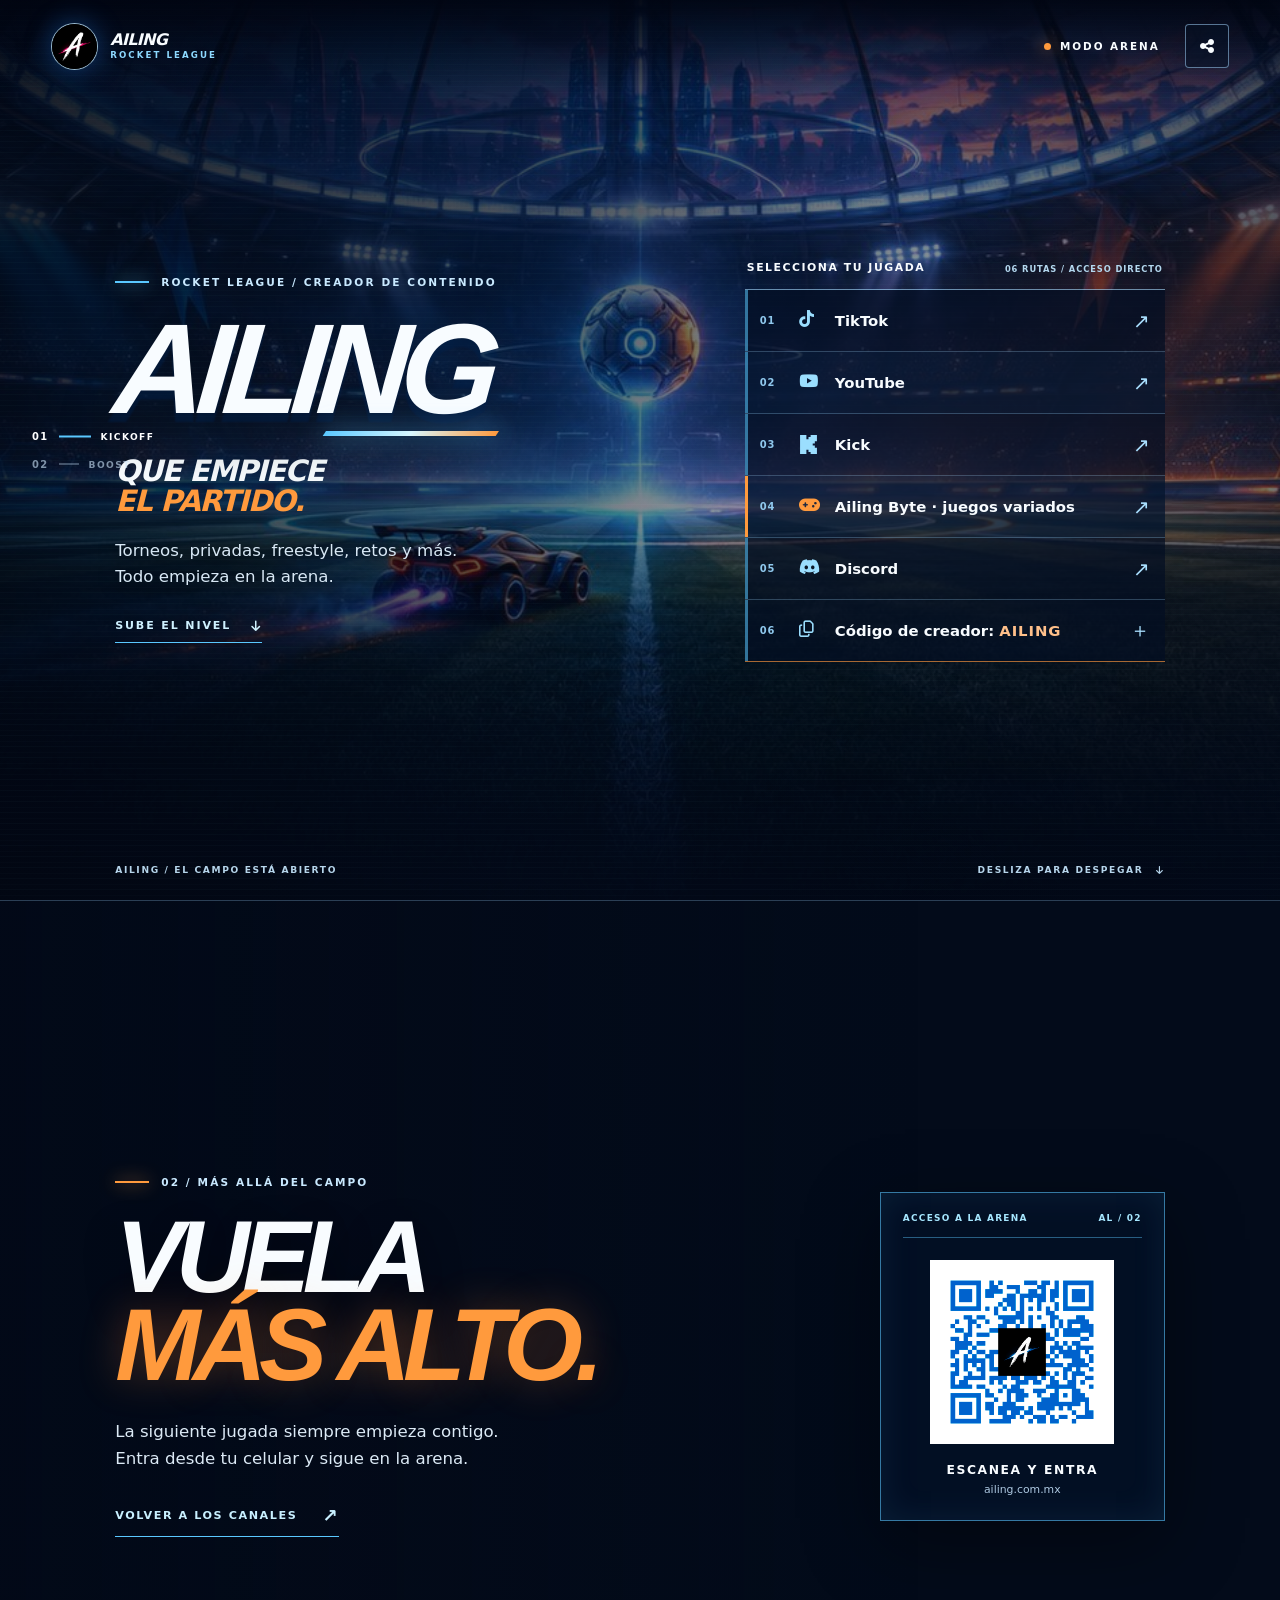
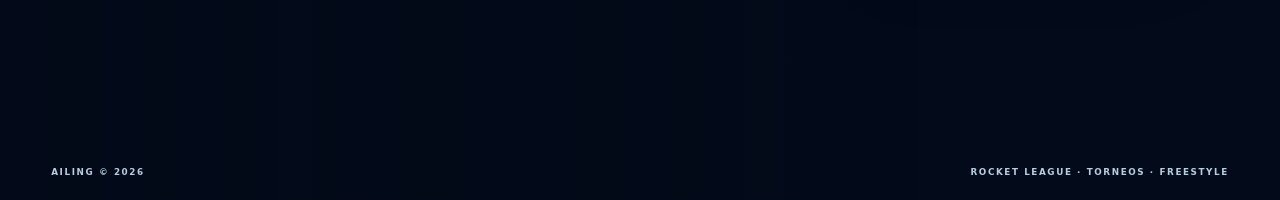
<file: index.html>
<!DOCTYPE html>
<html lang="es">
<head>
  <meta charset="UTF-8">
  <meta name="viewport" content="width=device-width, initial-scale=1.0">
  <title>Ailing | Rocket League</title>
  <meta name="description" content="Ailing, creador de contenido de Rocket League: torneos, privadas, freestyle, retos y más. Encuentra TikTok, YouTube, Kick, Discord y el código de creador AILING.">
  <meta name="keywords" content="Ailing, Rocket League, torneos, privadas, freestyle, retos, creador de contenido, código AILING">
  <meta name="author" content="Ailing">
  <meta name="robots" content="index, follow">
  <meta name="theme-color" content="#071525">
  <link rel="canonical" href="https://ailing.com.mx/">
  <link rel="icon" type="image/png" href="assets/logo.png">
  <link rel="apple-touch-icon" href="assets/logo.png">
  <link rel="preload" as="image" href="assets/ailing-arena.jpg" fetchpriority="high">
  <link rel="preconnect" href="https://cdnjs.cloudflare.com">
  <link rel="stylesheet" href="https://cdnjs.cloudflare.com/ajax/libs/font-awesome/6.5.2/css/all.min.css">
  <link rel="stylesheet" href="main.css">
  <meta property="og:type" content="profile">
  <meta property="og:title" content="Ailing | Rocket League">
  <meta property="og:description" content="Torneos, privadas, freestyle y retos. Entra a la arena de Ailing.">
  <meta property="og:url" content="https://ailing.com.mx/">
  <meta property="og:image" content="https://ailing.com.mx/assets/ailing-arena.jpg">
  <meta property="og:image:alt" content="Arena futurista de Ailing">
  <meta property="og:site_name" content="Ailing">
  <meta name="twitter:card" content="summary_large_image">
  <meta name="twitter:title" content="Ailing | Rocket League">
  <meta name="twitter:description" content="Torneos, privadas, freestyle y retos. Entra a la arena de Ailing.">
  <meta name="twitter:image" content="https://ailing.com.mx/assets/ailing-arena.jpg">
  <script type="application/ld+json">
    {"@context":"https://schema.org","@type":"ProfilePage","name":"Ailing | Rocket League","url":"https://ailing.com.mx/","mainEntity":{"@type":"Person","name":"Ailing","alternateName":"CÓDIGO AILING","description":"Creador de contenido de Rocket League. Torneos, privadas, freestyle, retos y más.","image":"https://ailing.com.mx/assets/logo.png","sameAs":["https://www.youtube.com/@ailing21","https://www.tiktok.com/@ailing_its","https://kick.com/ailing21","https://discord.gg/ezSR5JRKUJ"]}}
  </script>
</head>
<body data-scene="kickoff">
  <a class="skip-link" href="#canales">Ir a los enlaces</a>
  <div class="arena-world" aria-hidden="true">
    <div class="arena-world__scene arena-world__scene--kickoff"></div>
    <div class="arena-world__scene arena-world__scene--boost"></div>
    <div class="arena-world__shade"></div>
    <div class="arena-world__lines"></div>
  </div>
  <header class="site-header">
    <a class="brand" href="#inicio" aria-label="Ailing, volver al inicio">
      <img src="assets/logo.png" alt="" width="48" height="48" decoding="async">
      <span><strong>AILING</strong><small>ROCKET LEAGUE</small></span>
    </a>
    <div class="site-header__right">
      <span class="arena-status"><i aria-hidden="true"></i> MODO ARENA</span>
      <button class="share-button" type="button" aria-label="Compartir Ailing" title="Compartir Ailing"><i class="fa-solid fa-share-nodes" aria-hidden="true"></i></button>
    </div>
  </header>
  <nav class="scene-nav" aria-label="Escenas">
    <a href="#inicio" data-scene-link="kickoff" aria-label="Ir al inicio"><span>01</span><i></i><strong>KICKOFF</strong></a>
    <a href="#boost" data-scene-link="boost" aria-label="Ir a la escena de boost"><span>02</span><i></i><strong>BOOST</strong></a>
  </nav>
  <main>
    <section class="chapter kickoff" id="inicio" aria-labelledby="hero-title">
      <div class="kickoff__layout">
        <div class="kickoff__story">
          <p class="eyebrow"><span class="eyebrow__line"></span> ROCKET LEAGUE / CREADOR DE CONTENIDO</p>
          <h1 id="hero-title">AILING<span class="title-spark" aria-hidden="true"></span></h1>
          <p class="kickoff__tagline">QUE EMPIECE<br><em>EL PARTIDO.</em></p>
          <p class="kickoff__intro">Torneos, privadas, freestyle, retos y más. Todo empieza en la arena.</p>
          <a class="explore-link" href="#boost"><span>SUBE EL NIVEL</span><i class="fa-solid fa-arrow-down" aria-hidden="true"></i></a>
        </div>
        <nav class="route-menu" id="canales" aria-label="Enlaces de Ailing">
          <div class="route-menu__heading"><span>SELECCIONA TU JUGADA</span><small>06 RUTAS / ACCESO DIRECTO</small></div>
          <a class="route-link" href="https://www.tiktok.com/@ailing_its" target="_blank" rel="noopener noreferrer"><span class="route-link__index">01</span><i class="fa-brands fa-tiktok" aria-hidden="true"></i><span class="route-link__name">TikTok</span><span class="route-link__arrow" aria-hidden="true">↗</span></a>
          <a class="route-link" href="https://www.youtube.com/@ailing21" target="_blank" rel="noopener noreferrer"><span class="route-link__index">02</span><i class="fa-brands fa-youtube" aria-hidden="true"></i><span class="route-link__name">YouTube</span><span class="route-link__arrow" aria-hidden="true">↗</span></a>
          <a class="route-link" href="https://kick.com/ailing21" target="_blank" rel="noopener noreferrer"><span class="route-link__index">03</span><svg viewBox="0 0 24 24" aria-hidden="true" focusable="false"><path d="M1.333 0h8v5.333H12V2.667h2.667V0h8v8H20v2.667h-2.667v2.666H20V16h2.667v8h-8v-2.667H12v-2.666H9.333V24h-8Z"/></svg><span class="route-link__name">Kick</span><span class="route-link__arrow" aria-hidden="true">↗</span></a>
          <a class="route-link route-link--alternate" href="/ailingbyte"><span class="route-link__index">04</span><i class="fa-solid fa-gamepad" aria-hidden="true"></i><span class="route-link__name">Ailing Byte · juegos variados</span><span class="route-link__arrow" aria-hidden="true">↗</span></a>
          <a class="route-link" href="https://discord.gg/ezSR5JRKUJ" target="_blank" rel="noopener noreferrer"><span class="route-link__index">05</span><i class="fa-brands fa-discord" aria-hidden="true"></i><span class="route-link__name">Discord</span><span class="route-link__arrow" aria-hidden="true">↗</span></a>
          <button class="route-link route-link--code" type="button" data-copy-code="AILING" aria-label="Copiar código de creador AILING"><span class="route-link__index">06</span><i class="fa-regular fa-copy" aria-hidden="true"></i><span class="route-link__name">Código de creador: <strong>AILING</strong></span><span class="route-link__arrow" aria-hidden="true">＋</span></button>
        </nav>
      </div>
      <div class="kickoff__bottom"><span>AILING / EL CAMPO ESTÁ ABIERTO</span><span>DESLIZA PARA DESPEGAR <i class="fa-solid fa-arrow-down" aria-hidden="true"></i></span></div>
    </section>
    <section class="chapter boost" id="boost" aria-labelledby="boost-title">
      <div class="boost__layout">
        <div class="boost__story reveal">
          <p class="eyebrow"><span class="eyebrow__line"></span> 02 / MÁS ALLÁ DEL CAMPO</p>
          <h2 id="boost-title">VUELA<br><em>MÁS ALTO.</em></h2>
          <p>La siguiente jugada siempre empieza contigo. Entra desde tu celular y sigue en la arena.</p>
          <a class="return-link" href="#canales">VOLVER A LOS CANALES <span aria-hidden="true">↗</span></a>
        </div>
        <aside class="qr-access reveal" aria-label="Código QR de Ailing">
          <div class="qr-access__top"><span>ACCESO A LA ARENA</span><span>AL / 02</span></div>
          <div class="qr-access__image"><img src="assets/qr-code.png" alt="Código QR para abrir Ailing en celular" width="160" height="160" loading="lazy"></div>
          <strong>ESCANEA Y ENTRA</strong>
          <small>ailing.com.mx</small>
        </aside>
      </div>
      <footer class="boost__footer"><span>AILING © 2026</span><span>ROCKET LEAGUE · TORNEOS · FREESTYLE</span></footer>
    </section>
  </main>
  <div class="toast" role="status" aria-live="polite"></div>
  <script src="main.js" defer></script>
</body>
</html>
</file>
<file: main.css>
:root {
  color-scheme: dark;
  --navy: #030b1a;
  --white: #f8fcff;
  --muted: #c7d9ec;
  --blue: #5ac8ff;
  --deep-blue: #1276f4;
  --orange: #ff9a3d;
  --ease: cubic-bezier(.22, 1, .36, 1);
}
* { box-sizing: border-box; }
html { scroll-behavior: smooth; }
body { margin: 0; min-width: 320px; color: var(--white); background: var(--navy); font-family: Inter, ui-sans-serif, system-ui, -apple-system, BlinkMacSystemFont, "Segoe UI", sans-serif; }
a { color: inherit; text-decoration: none; }
button { font: inherit; }
button, a { -webkit-tap-highlight-color: transparent; }
button:focus-visible, a:focus-visible { outline: 2px solid var(--orange); outline-offset: 4px; }
.skip-link { position: fixed; z-index: 100; top: -80px; left: 16px; padding: 12px 16px; background: #fff; color: #111; }
.skip-link:focus { top: 12px; }

.arena-world { position: fixed; z-index: 0; inset: 0; overflow: hidden; pointer-events: none; background: #061024; }
.arena-world__scene { position: absolute; inset: -2%; background-position: center; background-size: cover; opacity: 0; transform: translate3d(var(--drift-x, 0px), var(--drift-y, 0px), 0) scale(1.045); transition: opacity 1050ms ease, transform 1600ms var(--ease); will-change: opacity, transform; }
.arena-world__scene--kickoff { background-image: url("assets/ailing-arena.jpg"); opacity: 1; }
.arena-world__scene--boost { background-image: url("assets/ailing-boost.jpg"); background-position: 63% center; }
body[data-scene="boost"] .arena-world__scene--kickoff { opacity: 0; }
body[data-scene="boost"] .arena-world__scene--boost { opacity: 1; }
.arena-world__shade { position: absolute; inset: 0; background: linear-gradient(90deg, rgba(2, 7, 19, .85), rgba(3, 11, 27, .57) 42%, rgba(3, 11, 27, .27) 72%, rgba(3, 11, 27, .54)), linear-gradient(0deg, rgba(1, 7, 20, .9), transparent 42%, rgba(2, 8, 21, .52)); }
body[data-scene="boost"] .arena-world__shade { background: linear-gradient(90deg, rgba(2, 7, 19, .87), rgba(2, 7, 19, .54) 55%, rgba(2, 7, 19, .23) 79%), linear-gradient(0deg, rgba(1, 7, 20, .89), transparent 52%, rgba(2, 8, 21, .48)); }
.arena-world__lines { position: absolute; inset: 0; opacity: .13; background: repeating-linear-gradient(0deg, transparent 0 4px, rgba(154, 218, 255, .15) 5px 5.5px); mix-blend-mode: screen; }

.site-header { position: fixed; z-index: 20; top: 0; right: 0; left: 0; display: flex; align-items: center; justify-content: space-between; min-height: 92px; padding: 16px clamp(20px, 4vw, 66px); background: linear-gradient(180deg, rgba(1, 5, 17, .9), rgba(1, 5, 17, 0)); }
.brand { display: inline-flex; align-items: center; gap: 12px; min-width: 0; animation: rise-in 700ms var(--ease) both; }
.brand img { width: 47px; height: 47px; border: 1px solid rgba(190, 230, 255, .8); border-radius: 50%; background: #050505; box-shadow: 0 0 27px rgba(36, 138, 255, .38); }
.brand span { display: grid; gap: 2px; }
.brand strong { font-size: 1rem; line-height: 1; font-weight: 900; font-style: italic; letter-spacing: -.04em; }
.brand small { color: #8dd9ff; font-size: .54rem; font-weight: 800; letter-spacing: .24em; }
.site-header__right { display: flex; align-items: center; gap: 25px; }
.arena-status { display: flex; align-items: center; gap: 9px; font-size: .65rem; font-weight: 850; letter-spacing: .19em; }
.arena-status i { width: 7px; height: 7px; border-radius: 50%; background: var(--orange); box-shadow: 0 0 17px var(--orange); animation: signal-glow 3s ease-in-out infinite; }
.share-button { display: grid; place-items: center; width: 44px; height: 44px; padding: 0; border: 1px solid rgba(165, 214, 255, .52); border-radius: 4px; background: rgba(5, 18, 37, .52); color: var(--white); cursor: pointer; transition: transform 240ms var(--ease), border-color 240ms ease, background 240ms ease; }
.share-button:hover { transform: translateY(-3px); border-color: var(--orange); background: rgba(255, 154, 61, .18); }

.scene-nav { position: fixed; z-index: 12; top: 50%; left: clamp(20px, 2.5vw, 50px); display: grid; gap: 17px; transform: translateY(-50%); }
.scene-nav a { display: flex; align-items: center; gap: 10px; color: rgba(204, 229, 250, .61); font-size: .62rem; font-weight: 800; letter-spacing: .14em; transition: color 220ms ease; }
.scene-nav a i { width: 20px; height: 1px; background: currentColor; transition: width 220ms ease, background 220ms ease; }
.scene-nav a strong { font-size: .57rem; font-weight: 800; }
.scene-nav a:hover, .scene-nav a[aria-current="location"] { color: #fff; }
.scene-nav a[aria-current="location"] i { width: 32px; height: 2px; background: var(--blue); }
body[data-scene="boost"] .scene-nav a[aria-current="location"] i { background: var(--orange); }

main { position: relative; z-index: 1; }
.chapter { position: relative; min-height: 100svh; }
.kickoff { display: flex; flex-direction: column; }
.kickoff__layout { flex: 1; display: grid; grid-template-columns: minmax(0, 1fr) minmax(330px, 420px); align-items: center; gap: clamp(34px, 7vw, 130px); width: min(100%, 1510px); margin: 0 auto; padding: 118px clamp(90px, 9vw, 170px) 64px; }
.kickoff__story { min-width: 0; animation: rise-in 900ms var(--ease) both; }
.eyebrow { display: flex; align-items: center; gap: 12px; margin: 0 0 25px; color: #c9e9ff; font-size: .66rem; font-weight: 900; letter-spacing: .2em; }
.eyebrow__line { width: 34px; height: 2px; flex: 0 0 34px; background: var(--blue); box-shadow: 0 0 17px var(--blue); }
h1, h2 { margin: 0; font-family: "Arial Black", Impact, ui-sans-serif, sans-serif; font-weight: 900; font-style: italic; letter-spacing: -.075em; }
h1 { position: relative; width: fit-content; max-width: 100%; font-size: clamp(5.3rem, 10vw, 10rem); line-height: .87; text-shadow: 0 9px 2px rgba(0, 31, 73, .48), 0 25px 55px rgba(0,0,0,.42); transform: skewX(-5deg); }
.title-spark { position: absolute; right: -12px; bottom: -12px; width: 46%; height: 5px; background: linear-gradient(90deg, var(--blue), #d7f7ff, var(--orange)); box-shadow: 0 0 23px rgba(90, 200, 255, .75); transform: skewX(-30deg); }
.kickoff__tagline { margin: 32px 0 0; font-size: clamp(1.5rem, 2.3vw, 2.35rem); font-weight: 900; font-style: italic; line-height: 1.03; letter-spacing: -.045em; }
.kickoff__tagline em { color: var(--orange); font-style: inherit; }
.kickoff__intro { max-width: 360px; margin: 21px 0 0; color: #d8e8f5; font-size: clamp(.94rem, 1.3vw, 1.07rem); font-weight: 500; line-height: 1.58; text-shadow: 0 3px 18px #030a18; }
.explore-link { display: inline-flex; align-items: center; gap: 20px; margin-top: 29px; padding-bottom: 10px; border-bottom: 1px solid var(--blue); color: #cff1ff; font-size: .69rem; font-weight: 900; letter-spacing: .17em; transition: gap 240ms var(--ease), color 240ms ease; }
.explore-link:hover { gap: 28px; color: var(--orange); }
.explore-link i { font-size: .75rem; }

.route-menu { width: 100%; padding: 18px 0 14px; animation: rise-in 900ms 180ms var(--ease) both; }
.route-menu__heading { display: flex; justify-content: space-between; align-items: end; gap: 8px; padding: 0 2px 15px; border-bottom: 1px solid rgba(167, 221, 255, .6); font-size: .68rem; font-weight: 900; letter-spacing: .14em; }
.route-menu__heading small { color: #b4d8ef; font-size: .52rem; font-weight: 800; letter-spacing: .11em; text-align: right; }
.route-link { position: relative; display: grid; grid-template-columns: 26px 23px minmax(0,1fr) 23px; align-items: center; gap: 13px; width: 100%; min-height: 62px; padding: 0 15px; border: 0; border-bottom: 1px solid rgba(154, 209, 247, .27); background: rgba(3, 14, 35, .72); box-shadow: inset 3px 0 rgba(90, 200, 255, .55); color: var(--white); text-align: left; cursor: pointer; backdrop-filter: blur(12px); transition: transform 240ms var(--ease), background 240ms ease, box-shadow 240ms ease, border-color 240ms ease; }
.route-link:nth-of-type(even) { background: rgba(5, 22, 46, .76); }
.route-link::before { content: ""; position: absolute; inset: 0; background: linear-gradient(105deg, transparent 30%, rgba(90, 200, 255, .13), transparent 75%); opacity: 0; transform: translateX(-30%); transition: opacity 300ms ease, transform 400ms var(--ease); pointer-events: none; }
.route-link:hover, .route-link:focus-visible { z-index: 1; transform: translateX(-7px); border-color: rgba(90, 200, 255, .8); background: rgba(14, 48, 82, .94); box-shadow: inset 3px 0 var(--blue), 0 14px 34px rgba(0, 0, 0, .3); }
.route-link:hover::before, .route-link:focus-visible::before { opacity: 1; transform: none; }
.route-link__index { position: relative; color: #8fc8ed; font-size: .62rem; font-weight: 800; letter-spacing: .08em; }
.route-link > i, .route-link > svg { position: relative; width: 19px; height: 19px; color: #9bdefe; fill: currentColor; font-size: 1.06rem; transition: transform 240ms var(--ease); }
.route-link:hover > i, .route-link:hover > svg { transform: scale(1.17); }
.route-link__name { position: relative; min-width: 0; font-size: .93rem; font-weight: 750; }
.route-link__name strong { color: #ffc08a; letter-spacing: .06em; }
.route-link__arrow { position: relative; justify-self: end; color: #a9dffe; font-size: 1.25rem; font-weight: 500; transition: transform 240ms var(--ease); }
.route-link:hover .route-link__arrow { transform: translate(3px, -3px); }
.route-link--alternate { box-shadow: inset 3px 0 var(--orange); }
.route-link--alternate > i { color: var(--orange); }
.route-link--alternate:hover, .route-link--alternate:focus-visible { border-color: var(--orange); background: rgba(91, 48, 22, .88); box-shadow: inset 3px 0 var(--orange), 0 14px 34px rgba(0, 0, 0, .3); }
.route-link--code { border-bottom-color: rgba(255, 154, 61, .65); }
.kickoff__bottom { display: flex; justify-content: space-between; width: min(100%, 1510px); margin: 0 auto; padding: 0 clamp(90px, 9vw, 170px) 25px; color: #b6d5eb; font-size: .57rem; font-weight: 800; letter-spacing: .18em; }
.kickoff__bottom i { margin-left: 8px; }

.boost { display: flex; flex-direction: column; justify-content: center; border-top: 1px solid rgba(158, 213, 255, .26); }
.boost::before { content: ""; position: absolute; inset: 0; background: linear-gradient(90deg, rgba(2, 8, 22, .48), transparent 72%); pointer-events: none; }
.boost__layout { position: relative; display: grid; grid-template-columns: minmax(0, 1fr) minmax(250px, 320px); align-items: center; gap: clamp(40px, 10vw, 190px); width: min(100%, 1350px); margin: auto; padding: 125px clamp(90px, 9vw, 170px) 80px; }
.boost__story h2 { font-size: clamp(4.6rem, 8vw, 8.5rem); line-height: .86; text-shadow: 0 17px 40px rgba(0,0,0,.35); }
.boost__story h2 em { color: var(--orange); font-style: inherit; text-shadow: 0 0 42px rgba(255, 136, 46, .33); }
.boost__story > p:last-of-type { max-width: 390px; margin: 30px 0 0; color: #dceaf6; font-size: 1.04rem; line-height: 1.6; }
.boost .eyebrow__line { background: var(--orange); box-shadow: 0 0 17px var(--orange); }
.return-link { display: inline-flex; gap: 25px; align-items: center; margin-top: 33px; padding-bottom: 10px; border-bottom: 1px solid var(--blue); color: #c8f0ff; font-size: .7rem; font-weight: 900; letter-spacing: .14em; transition: gap 240ms var(--ease); }
.return-link:hover { gap: 34px; }
.return-link span { font-size: 1.15rem; }
.qr-access { justify-self: end; display: grid; justify-items: center; width: min(100%, 285px); padding: 20px 22px 24px; border: 1px solid rgba(90, 200, 255, .58); background: rgba(3, 17, 39, .82); box-shadow: 0 22px 70px rgba(0,0,0,.4), inset 0 0 35px rgba(90, 200, 255, .09); backdrop-filter: blur(14px); }
.qr-access__top { display: flex; justify-content: space-between; width: 100%; padding-bottom: 14px; border-bottom: 1px solid rgba(90, 200, 255, .43); color: #a6e7ff; font-size: .56rem; font-weight: 900; letter-spacing: .14em; }
.qr-access__image { display: grid; place-items: center; width: 184px; height: 184px; margin: 22px 0 19px; padding: 12px; background: #fff; }
.qr-access__image img { display: block; width: 160px; height: 160px; filter: hue-rotate(-125deg) saturate(1.05); }
.qr-access > strong { font-size: .77rem; letter-spacing: .13em; }
.qr-access > small { margin-top: 6px; color: #adc9e1; font-size: .68rem; }
.boost__footer { position: relative; display: flex; justify-content: space-between; gap: 16px; padding: 0 clamp(20px, 4vw, 66px) 23px; color: #b8cde0; font-size: .55rem; font-weight: 800; letter-spacing: .18em; }
.js-enabled .reveal { opacity: 0; transform: translateY(25px); transition: opacity 700ms ease, transform 700ms var(--ease); }
.js-enabled .reveal.is-visible { opacity: 1; transform: none; }
.qr-access.reveal { transition-delay: 120ms; }
.toast { position: fixed; z-index: 40; bottom: 22px; left: 50%; padding: 12px 18px; border: 1px solid var(--orange); border-radius: 100px; background: #081b31; color: white; box-shadow: 0 12px 38px rgba(0,0,0,.4); font-size: .86rem; font-weight: 700; opacity: 0; transform: translate(-50%, 15px); pointer-events: none; transition: opacity 200ms ease, transform 200ms ease; }
.toast.is-visible { opacity: 1; transform: translate(-50%, 0); }
@keyframes rise-in { from { opacity: 0; transform: translateY(25px); } to { opacity: 1; transform: none; } }
@keyframes signal-glow { 50% { box-shadow: 0 0 7px var(--orange); } }

@media (max-width: 1050px) {
  .kickoff__layout { grid-template-columns: minmax(0, 1fr) minmax(300px, 390px); gap: 35px; padding-inline: 9vw 5vw; }
  .kickoff__bottom { padding-inline: 9vw 5vw; }
  .scene-nav { display: none; }
  h1 { font-size: clamp(5rem, 10vw, 8rem); }
  .boost__layout { padding-inline: 9vw 5vw; }
  .boost__story h2 { font-size: clamp(3.5rem, 7vw, 6rem); }
}
@media (max-width: 880px) {
  .site-header { min-height: 70px; padding: 11px 18px; }
  .brand img { width: 40px; height: 40px; }
  .brand strong { font-size: .87rem; }
  .brand small { font-size: .48rem; }
  .arena-status { display: none; }
  .share-button { width: 40px; height: 40px; }
  .arena-world__scene { inset: -4%; }
  .arena-world__scene--kickoff { background-position: 52% center; }
  .arena-world__scene--boost { background-position: 72% center; }
  .arena-world__shade, body[data-scene="boost"] .arena-world__shade { background: linear-gradient(90deg, rgba(2, 8, 22, .75), rgba(2, 8, 22, .32)), linear-gradient(0deg, rgba(2, 8, 22, .93), rgba(2, 8, 22, .2) 67%, rgba(2, 8, 22, .63)); }
  .kickoff__layout { grid-template-columns: 1fr; gap: 29px; align-content: center; padding: 94px 20px 40px; }
  .eyebrow { gap: 9px; margin-bottom: 19px; font-size: .55rem; letter-spacing: .13em; }
  .eyebrow__line { width: 23px; flex-basis: 23px; }
  h1 { font-size: clamp(4.3rem, 20vw, 7rem); }
  .kickoff__tagline { margin-top: 23px; font-size: clamp(1.4rem, 5.2vw, 1.9rem); }
  .kickoff__intro { margin-top: 14px; font-size: .9rem; line-height: 1.47; }
  .explore-link { margin-top: 17px; padding-bottom: 7px; font-size: .61rem; }
  .route-menu { max-width: 560px; padding: 0; }
  .route-menu__heading { padding-bottom: 10px; font-size: .61rem; }
  .route-menu__heading small { font-size: .48rem; }
  .route-link { min-height: 52px; }
  .route-link__name { font-size: .86rem; }
  .kickoff__bottom { display: none; }
  .boost__layout { grid-template-columns: 1fr; gap: 38px; padding: 125px 20px 70px; }
  .boost__story h2 { font-size: clamp(2.9rem, 13vw, 5rem); }
  .boost__story > p:last-of-type { font-size: .94rem; }
  .qr-access { justify-self: start; }
  .boost__footer { padding-inline: 20px; }
}
@media (max-width: 420px) {
  .kickoff__layout { gap: 25px; padding-top: 86px; }
  h1 { font-size: 20vw; }
  .route-link { grid-template-columns: 21px 20px minmax(0,1fr) 20px; gap: 10px; min-height: 49px; padding-inline: 12px; }
  .route-link__name { font-size: .8rem; }
  .route-menu__heading small { max-width: 110px; }
  .boost__footer { flex-direction: column; }
}
@media (max-height: 700px) and (min-width: 881px) {
  .kickoff__layout { padding-top: 92px; padding-bottom: 25px; }
  .route-link { min-height: 52px; }
  .kickoff__bottom { padding-bottom: 14px; }
}
@media (prefers-reduced-motion: reduce) {
  html { scroll-behavior: auto; }
  *, *::before, *::after { animation-duration: 1ms !important; transition-duration: 1ms !important; }
  .arena-world__scene { transform: none !important; will-change: auto; }
  .js-enabled .reveal { opacity: 1; transform: none; }
}
</file>
